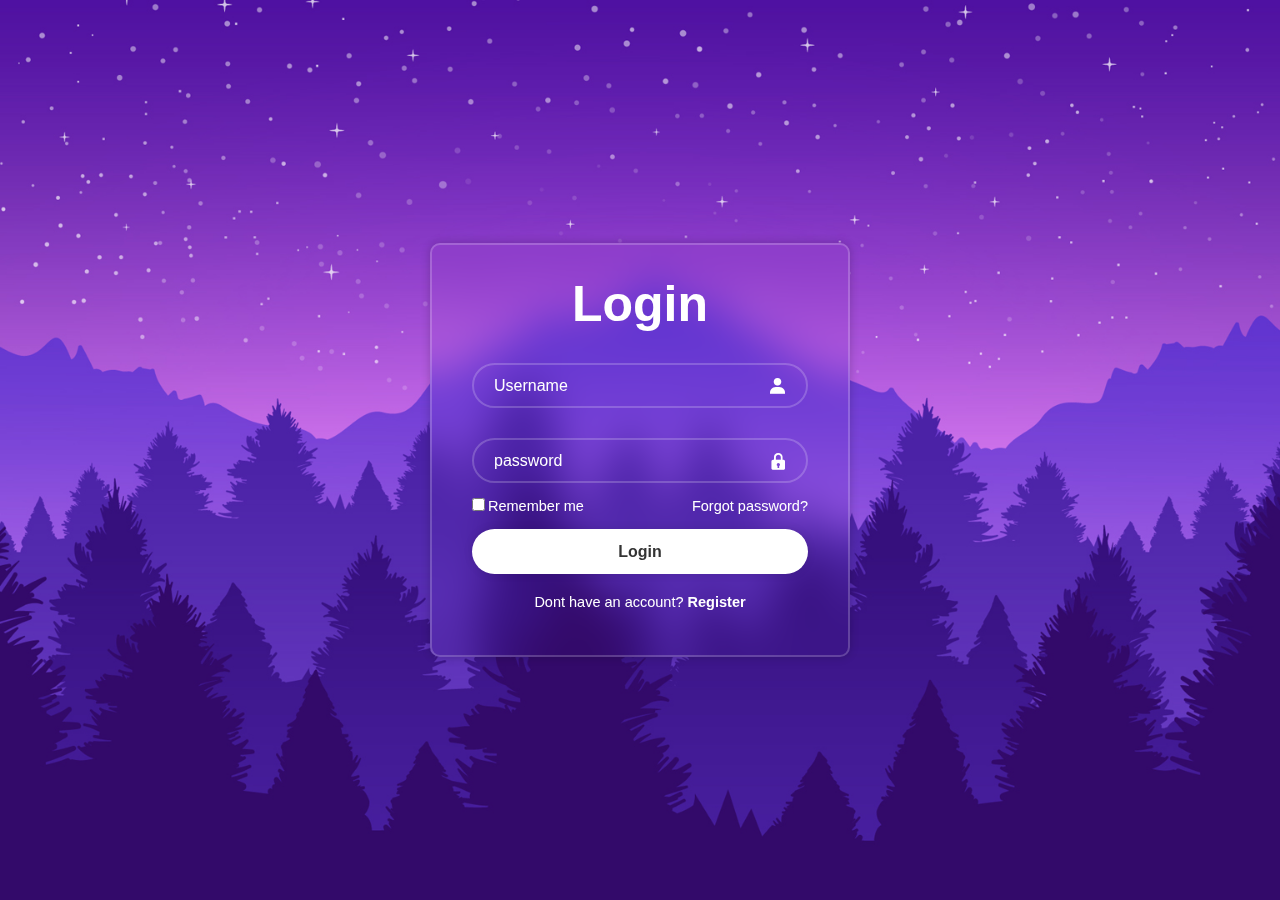
<file: index.html>
<!DOCTYPE html>
<html lang="en">
<head>
    <meta charset="UTF-8">
    <meta name="viewport" content="width=device-width, initial-scale=1.0">
    <title>Document</title>
    <link rel="stylesheet" href="index.css">
    <link href='https://unpkg.com/boxicons@2.1.4/css/boxicons.min.css' rel='stylesheet'>
</head>
<body>


    <div class="container">
    <form action="">
        <h1>Login</h1>
        <div class="input-box">
             <input type="text" placeholder="Username"
             required>
             <i class='bx bxs-user'></i>
            </div>
        <div class="input-box">
            <input type="password" placeholder="password"
            required>
            <i class='bx bxs-lock'></i>
       </div>

       <div class="remember-forgot">
            <label><input type="checkbox">Remember me</label>
            <a href="a">Forgot password?</a>
       </div>

       <button type="submit" class="btn">Login</button>
    <div class="register-link">
        <p>Dont have an account? <a href="a">Register</a></p>
    </div>
    </form>
</div>
</body>
</html>
</file>
<file: index.css>
*{
    margin: 0;
    padding: 0;
    box-sizing: border-box;
    font-family: "Poppins", sans-serif;
}
body{
    display: flex;
    justify-content: center;
    align-items: center;
    min-height: 100vh;
    background: url(image/img.jpg) no-repeat;
    background-size: cover;
    background-position: center;
}
.container{
    width: 420px;
    background: transparent;
    border: 2px solid rgba(255, 255, 255, .2);
    backdrop-filter: blur(20px);
    box-shadow: 0 0 10px rgba( 0, 0, 0, .2);
    color: #fff;
    border-radius: 10px;
    padding: 30px 40px;
}
.container h1 {
    font-size: 50px;
    text-align: center;
}
.container .input-box{
    position: relative;
    width: auto;
    height: 45px;
    margin: 30px 0;
}
.input-box input{
    width: 100%;
    height: 100%;
    background: transparent;
    border: none;
    outline: none;
    border: 2px solid rgba(255, 255, 255, .2);
    border-radius: 40px;
    font-size: 16px;
    color: #fff;
    padding: 20px 45px 20px 20px;
}
.input-box input::placeholder{
    color: #fff;
}

.container .remember-forgot{
    display: flex;
    justify-content: space-between;
    font-size: 14.5px;
    margin: -15px 0 15px;
}
.remember-forgot label input{
    accent-color: #fff;
    margin-right: 3px;
}

.remember-forgot a{
    color: #fff;
    text-decoration: none;
}

.remember-forgot a:hover{
    text-decoration: underline;
}
.container .btn{
    width: 100%;
    height: 45px;
    background: #fff;
    border: none;
    outline: none;
    border-radius: 40px;
    box-shadow: 0 0 10px rgba( 0, 0, 0, .1);
    cursor: pointer;
    font-size: 16px;
    color: #333;
    font-weight: 600;
}
.container .register-link {
    font-size: 14.5px;
    text-align: center;
    margin: 20px 0 15px;
}
.register-link p a{
    color: #fff;
    text-decoration: none;
    font-weight: 600;
}
.register-link p a:hover{
    text-decoration: underline;
}
.input-box i{
    position: absolute;
    right: 20px;
    top: 50%;
    transform: translateY(-50%);
    font-size: 20px;
    
}
</file>
